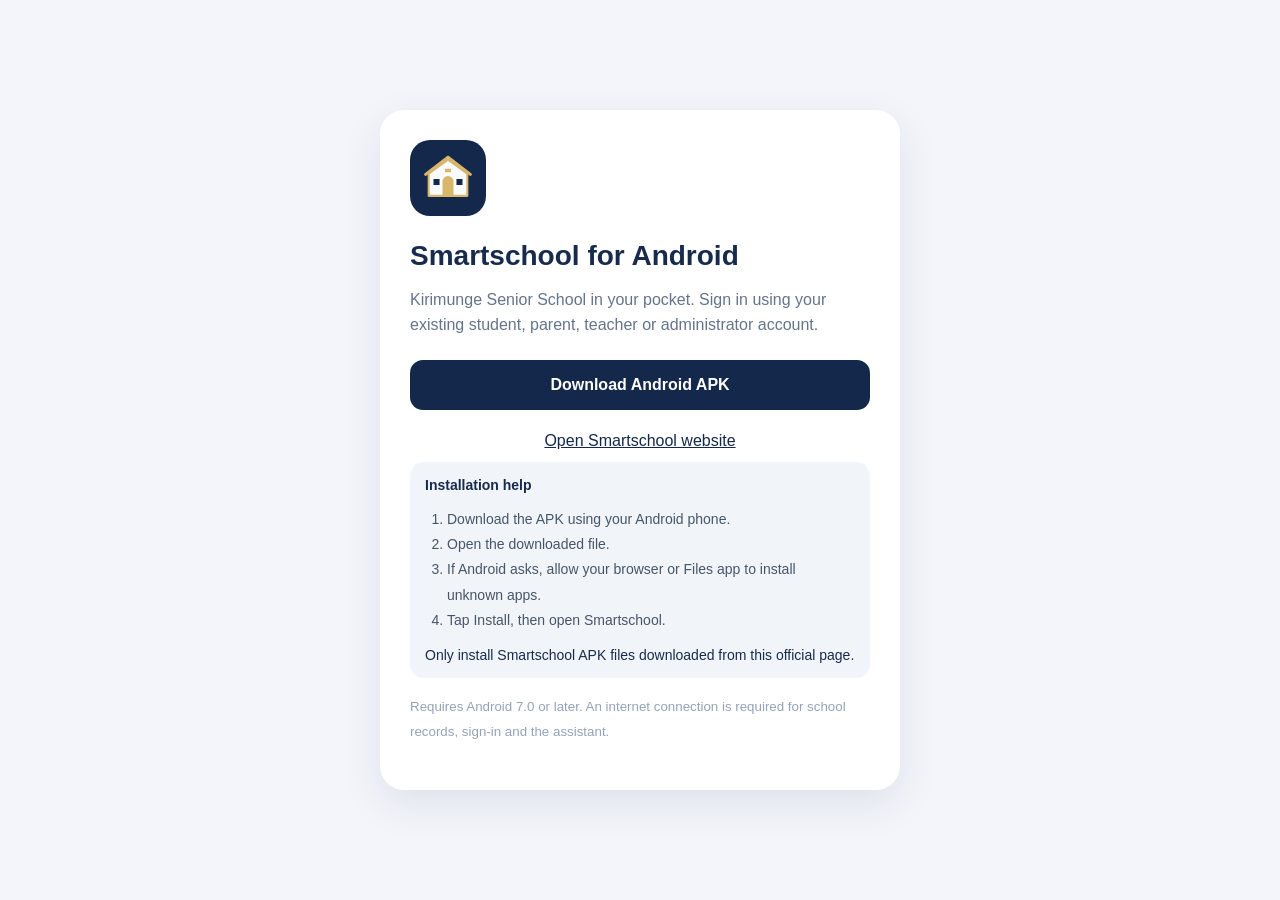
<file: download.html>
<!doctype html>
<html lang="en">
<head>
  <meta charset="utf-8">
  <meta name="viewport" content="width=device-width, initial-scale=1, viewport-fit=cover">
  <meta name="theme-color" content="#14284b">
  <meta name="description" content="Download the official Smartschool Android app for Kirimunge Senior School.">
  <title>Download Smartschool</title>
  <link rel="manifest" href="/manifest.webmanifest">
  <style>
    *{box-sizing:border-box}body{margin:0;min-height:100vh;background:#f3f5fa;color:#172b4d;font-family:Arial,Helvetica,sans-serif;display:grid;place-items:center;padding:22px}
    main{width:min(100%,520px);background:#fff;border-radius:24px;padding:30px;box-shadow:0 14px 40px #14284b18}
    .icon{width:76px;height:76px;border-radius:20px;background:#14284b;padding:9px}
    h1{margin:20px 0 6px;font-size:28px}p{color:#64748b;line-height:1.55}
    .download{display:flex;justify-content:center;align-items:center;width:100%;padding:16px;background:#14284b;color:#fff;text-decoration:none;font-weight:700;border-radius:13px;margin:22px 0 10px}
    .secondary{display:block;text-align:center;color:#14284b;padding:12px}
    .note{background:#f1f5f9;border-radius:14px;padding:15px;font-size:14px}
    ol{padding-left:22px;color:#475569;line-height:1.8}small{color:#94a3b8}
  </style>
</head>
<body>
<main>
  <img class="icon" src="/icons/smartschool-192.svg" alt="Smartschool app icon">
  <h1>Smartschool for Android</h1>
  <p>Kirimunge Senior School in your pocket. Sign in using your existing student, parent, teacher or administrator account.</p>
  <a class="download" href="https://github.com/travistrevor800-debug/Smartschool/releases/latest/download/Smartschool.apk">Download Android APK</a>
  <a class="secondary" href="/">Open Smartschool website</a>
  <div class="note"><strong>Installation help</strong>
    <ol>
      <li>Download the APK using your Android phone.</li>
      <li>Open the downloaded file.</li>
      <li>If Android asks, allow your browser or Files app to install unknown apps.</li>
      <li>Tap Install, then open Smartschool.</li>
    </ol>
    Only install Smartschool APK files downloaded from this official page.
  </div>
  <p><small>Requires Android 7.0 or later. An internet connection is required for school records, sign-in and the assistant.</small></p>
</main>
</body>
</html>
</file>
